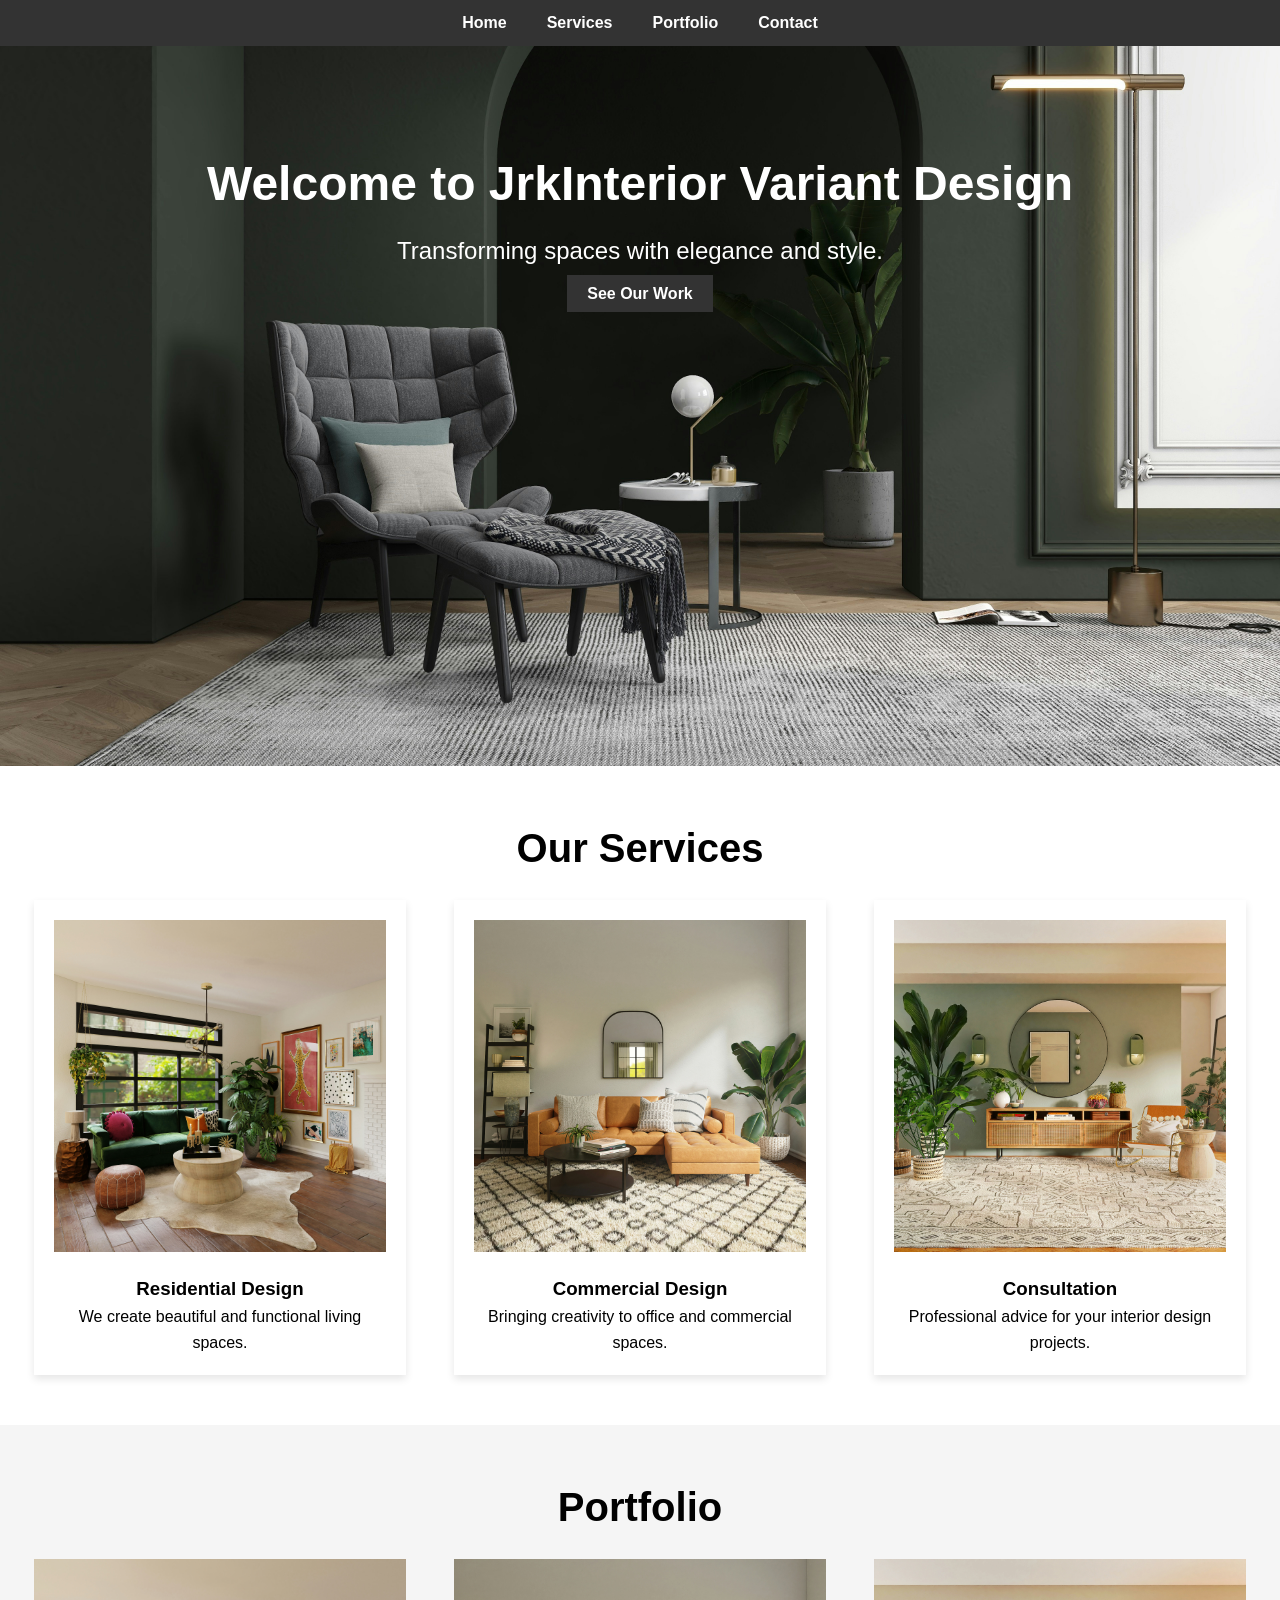
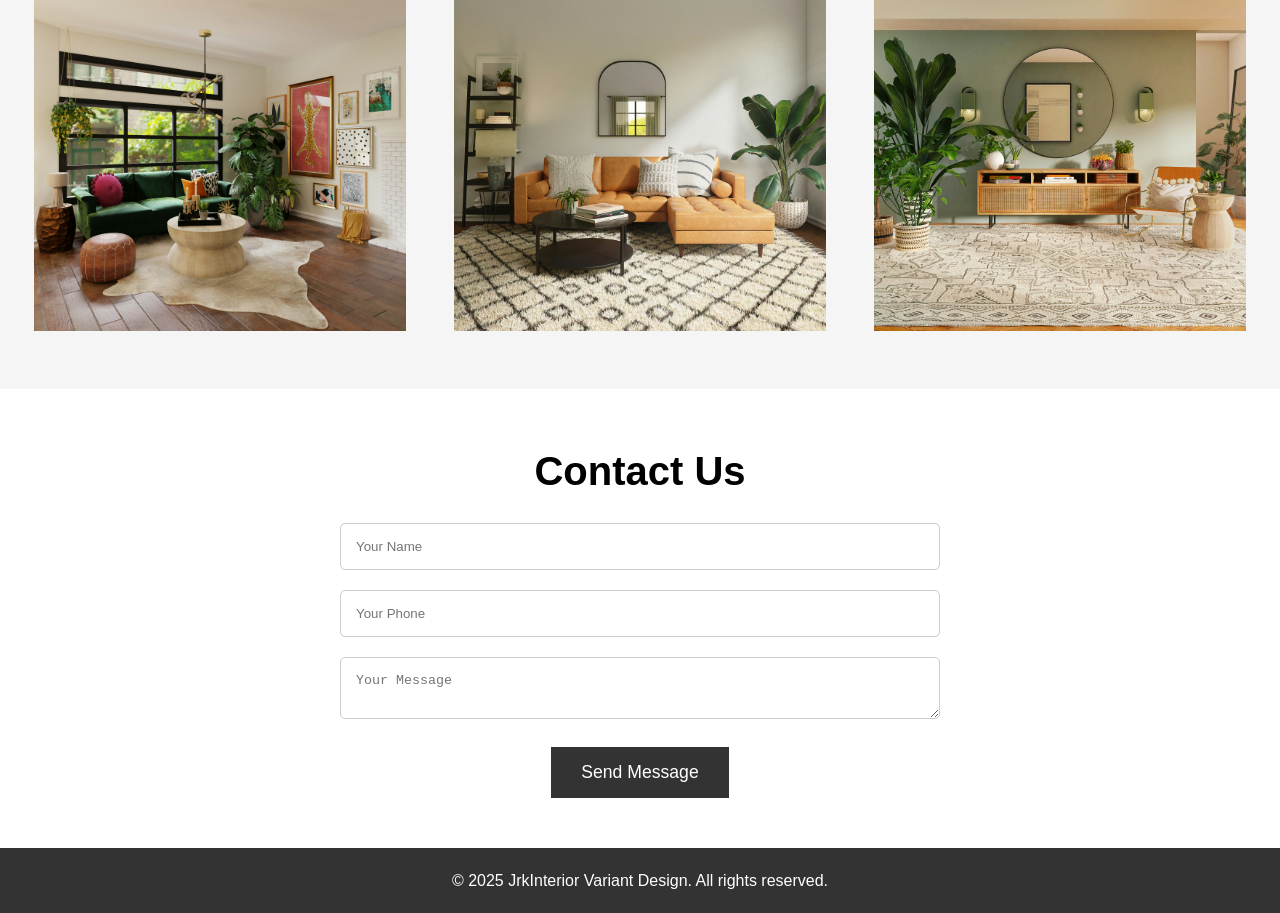
<file: variantdesign/index.html>
<!DOCTYPE html>
<html lang="en">

<head>
    <meta charset="UTF-8">
    <meta name="viewport" content="width=device-width, initial-scale=1.0">
    <title>Interior</title>
    <link rel="stylesheet" href="css/style.css">
    <script src="js/main.js" defer></script>
</head>

<body>
    <!-- Code Here -->

    <!-- Navigation Bar -->
    <header>
        <nav>
            <ul>
                <li><a href="#home">Home</a></li>
                <li><a href="#services">Services</a></li>
                <li><a href="#portfolio">Portfolio</a></li>
                <li><a href="#contact">Contact</a></li>
            </ul>
        </nav>
    </header>

    <!-- Hero Section -->
    <section id="home" class="hero">
        <div class="hero-content">
            <h1>Welcome to JrkInterior Variant Design</h1>
            <p>Transforming spaces with elegance and style.</p>
            <a href="#portfolio" class="btn">See Our Work</a>
        </div>
    </section>

    <!-- Services Section -->
    <section id="services">
        <h2>Our Services</h2>
        <div class="service-cards">
            <div class="card">
                <img src="images/img1.jpg" alt="Service 1">
                <h3>Residential Design</h3>
                <p>We create beautiful and functional living spaces.</p>
            </div>
            <div class="card">
                <img src="images/img2.jpg" alt="Service 2">
                <h3>Commercial Design</h3>
                <p>Bringing creativity to office and commercial spaces.</p>
            </div>
            <div class="card">
                <img src="images/img3.jpg" alt="Service 3">
                <h3>Consultation</h3>
                <p>Professional advice for your interior design projects.</p>
            </div>
        </div>
    </section>

    <!-- Portfolio Section -->
    <section id="portfolio">
        <h2>Portfolio</h2>
        <div class="portfolio-gallery">
            <div class="portfolio-item">
                <img src="images/img1.jpg" alt="Portfolio 1">
            </div>
            <div class="portfolio-item">
                <img src="images/img2.jpg" alt="Portfolio 2">
            </div>
            <div class="portfolio-item">
                <img src="images/img3.jpg" alt="Portfolio 3">
            </div>
        </div>
    </section>

    <!-- Contact Section -->
    <section id="contact">
        <h2>Contact Us</h2>
        <form action="#" method="POST">
            <input type="text" placeholder="Your Name" required>
            <input type="tel" placeholder="Your Phone" required>
            <textarea placeholder="Your Message" required></textarea>
            <button type="submit">Send Message</button>
        </form>
    </section>

    <footer>
        <p>&copy; 2025 JrkInterior Variant Design. All rights reserved.</p>
    </footer>


    <!-- Code End here -->
</body>

</html>
</file>
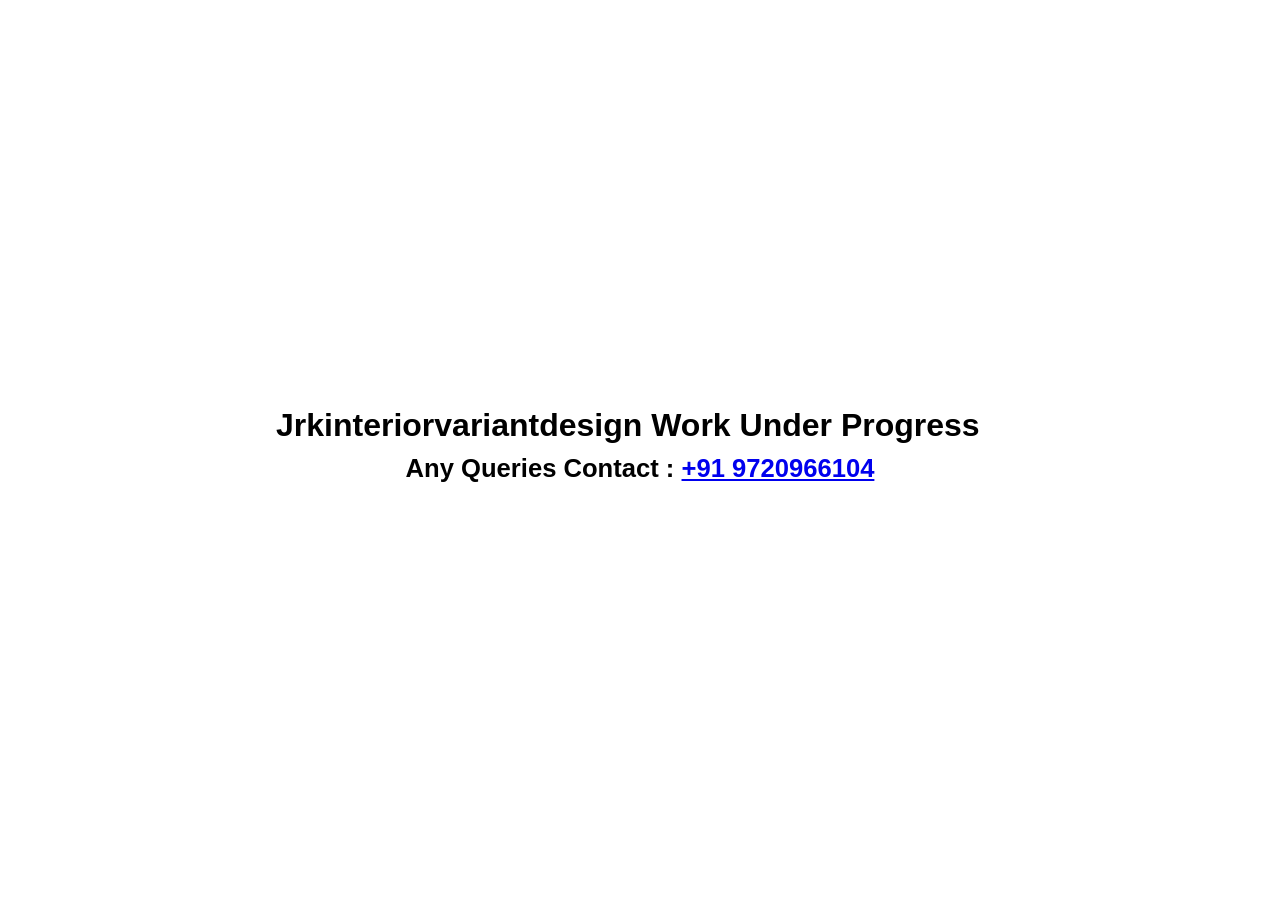
<file: variantdesign/index1.html>
<!DOCTYPE html>
<html lang="en">

<head>
    <meta charset="UTF-8">
    <meta name="viewport" content="width=device-width, initial-scale=1.0">
    <title>jrkinteriorvariantdesign</title>
    <style>
        * {
            padding: 0;
            margin: 0;
            box-sizing: border-box;
        }

        body {
            width: 100vw;
            height: 100vh;
            display: flex;
            justify-content: center;
            align-items: center;
        }

        .main {
            width: 60%;
            padding: 20px;
            
        }

        .main h1 {
            font-weight: 900;
            font-family: sans-serif;
            font-size: 2rem;
            text-transform: capitalize;
        }

        .main p {
            width: 100%;
            text-align: center;
            padding: 10px;
            font-size: 1.6rem;
            font-weight: 600;
            font-family: 'Franklin Gothic Medium', 'Arial Narrow', Arial, sans-serif;
            text-transform: capitalize;
        }

        @media only screen and (max-width: 750px) {
            body {
            width: 100vw;
            height: 100vh;
            display: flex;
            justify-content: center;
            align-items: center;
        }
            .main {
                background-color: lightblue;
                width: 100vw;
                padding: 10px;
                
            }
            
            main h1 {
            font-weight: 900;
            font-family: sans-serif;
        font-size: 10px;
            text-transform: capitalize;
        }

        }
    </style>
</head>

<body>
    <div class="main">
        <h1>jrkinteriorvariantdesign work under progress</h1>
        <p>any queries contact : <a href="tel:+919720966104">+91 9720966104</a> </p>
    </div>
    <!-- main end here -->
</body>

</html>
</file>
<file: variantdesign/css/style.css>
/* Global Styles */
* {
  margin: 0;
  padding: 0;
  box-sizing: border-box;
}

body {
  font-family: Arial, sans-serif;
  line-height: 1.6;
  background-color: #f5f5f5;
}

/* Header (Navigation Bar) */
header {
  background: #333;
  color: white;
  padding: 10px 0;
}

header nav ul {
  display: flex;
  justify-content: center;
  list-style: none;
}

header nav ul li {
  margin: 0 20px;
}

header nav ul li a {
  color: white;
  text-decoration: none;
  font-weight: bold;
}

/* Hero Section */
.hero {
  background: url("../images/img4.jpg") no-repeat center center/cover;
  color: white;
  text-align: center;
  padding: 100px 0;
  height: 80vh;
}

.hero h1 {
  font-size: 3em;
}

.hero p {
  font-size: 1.5em;
  margin: 10px 0;
}

.hero .btn {
  padding: 10px 20px;
  background: #333;
  color: white;
  text-decoration: none;
  font-weight: bold;
}

/* Services Section */
#services {
  padding: 50px 20px;
  background-color: #fff;
  text-align: center;
}

#services h2 {
  font-size: 2.5em;
  margin-bottom: 20px;
}

.service-cards {
  display: flex;
  justify-content: space-around;
  gap: 20px;
}

.card {
  width: 30%;
  text-align: center;
  background: #fff;
  box-shadow: 0 4px 8px rgba(0, 0, 0, 0.1);
  padding: 20px;
}

.card img {
  width: 100%;
  height: auto;
}

.card h3 {
  margin-top: 15px;
}

/* Portfolio Section */
#portfolio {
  padding: 50px 20px;
  background-color: #f5f5f5;
  text-align: center;
}

#portfolio h2 {
  font-size: 2.5em;
  margin-bottom: 20px;
}

.portfolio-gallery {
  display: flex;
  justify-content: space-around;
  flex-wrap: wrap;
  gap: 20px;
}

.portfolio-item {
  width: 30%;
  overflow: hidden;
}

.portfolio-item img {
  width: 100%;
  height: auto;
  transition: transform 0.3s ease-in-out;
}

.portfolio-item img:hover {
  transform: scale(1.05);
}

/* Contact Section */
#contact {
  padding: 50px 20px;
  background-color: #fff;
  text-align: center;
}

#contact h2 {
  font-size: 2.5em;
  margin-bottom: 20px;
}

form {
  max-width: 600px;
  margin: 0 auto;
}

form input,
form textarea {
  width: 100%;
  padding: 15px;
  margin-bottom: 20px;
  border: 1px solid #ccc;
  border-radius: 5px;
}

form button {
  padding: 15px 30px;
  background: #333;
  color: white;
  border: none;
  cursor: pointer;
  font-size: 1.1em;
}

/* Footer */
footer {
  background: #333;
  color: white;
  padding: 20px;
  text-align: center;
}

/* Responsive Design */
@media (max-width: 768px) {
  .service-cards {
    flex-direction: column;
  }

  .card {
    width: 80%;
    margin: 0 auto;
  }

  .portfolio-gallery {
    flex-direction: column;
  }

  .portfolio-item {
    width: 80%;
    margin: 0 auto;
  }
}
</file>
